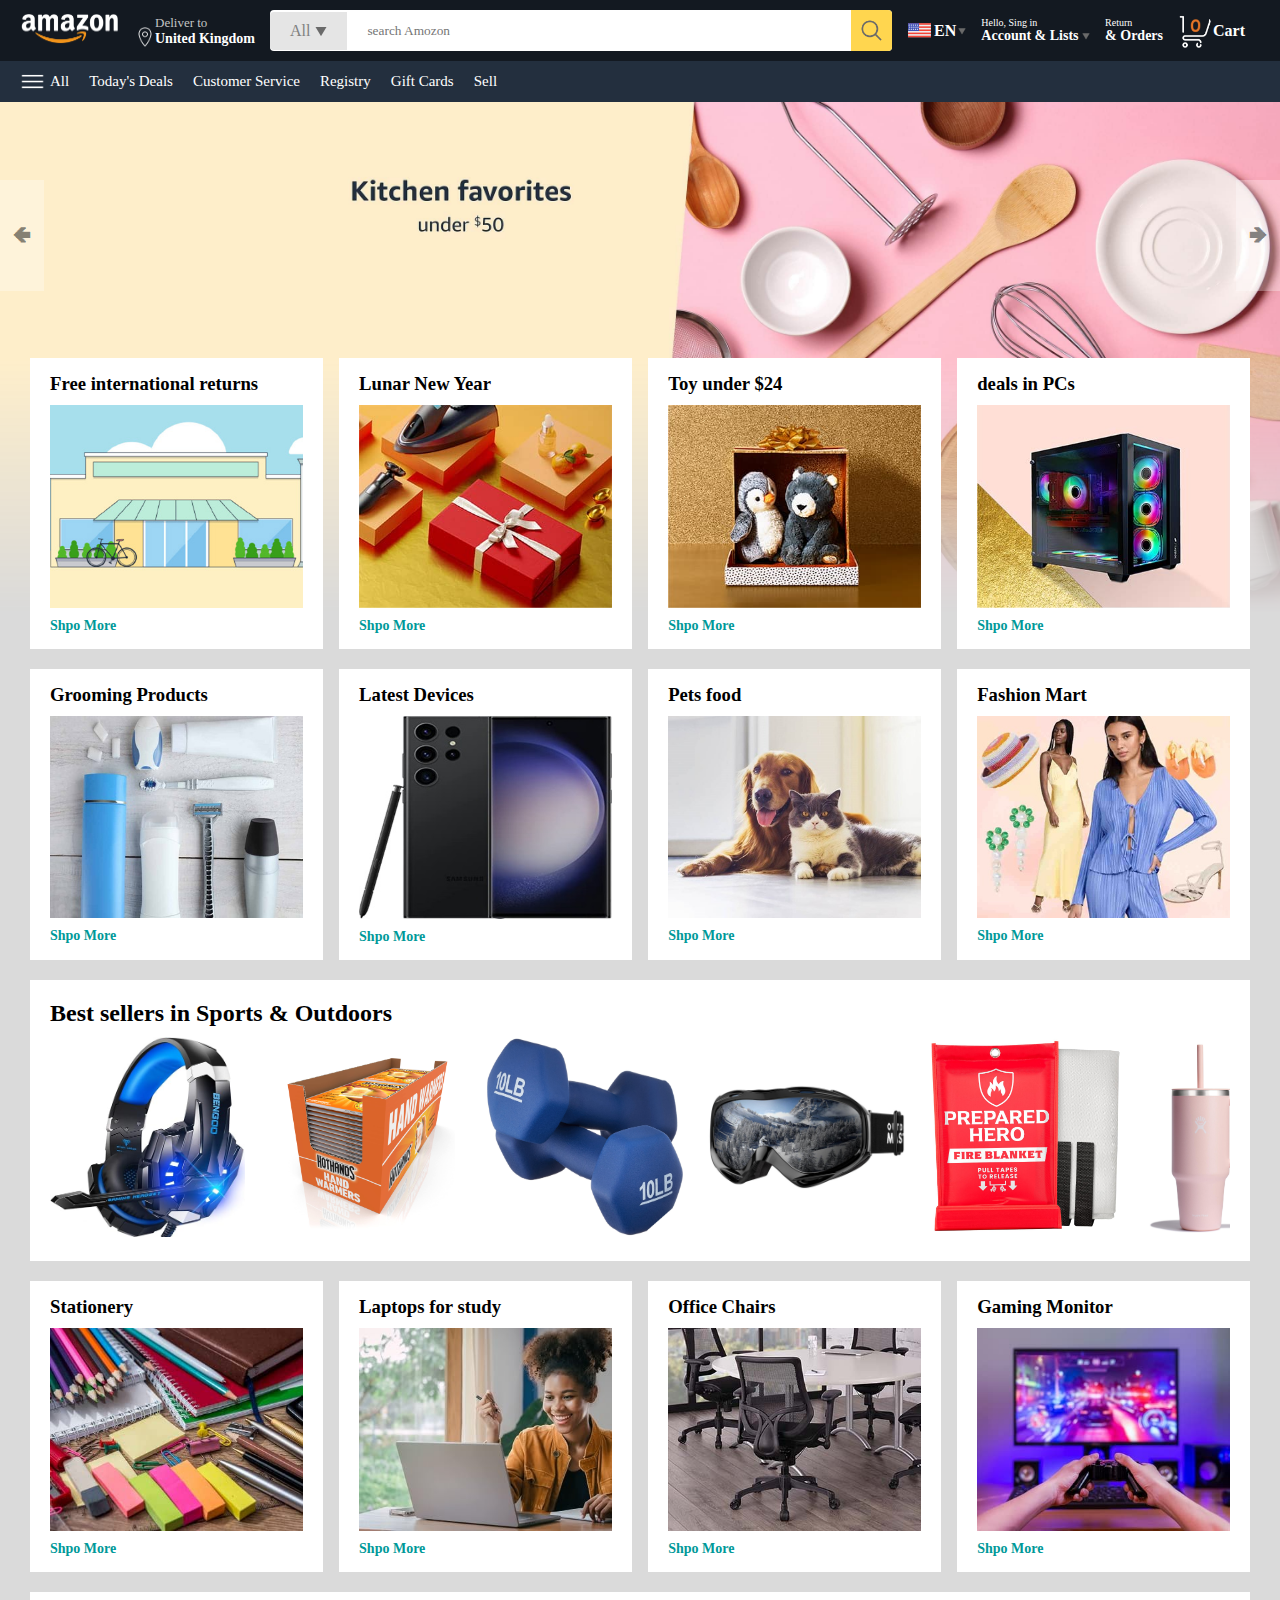
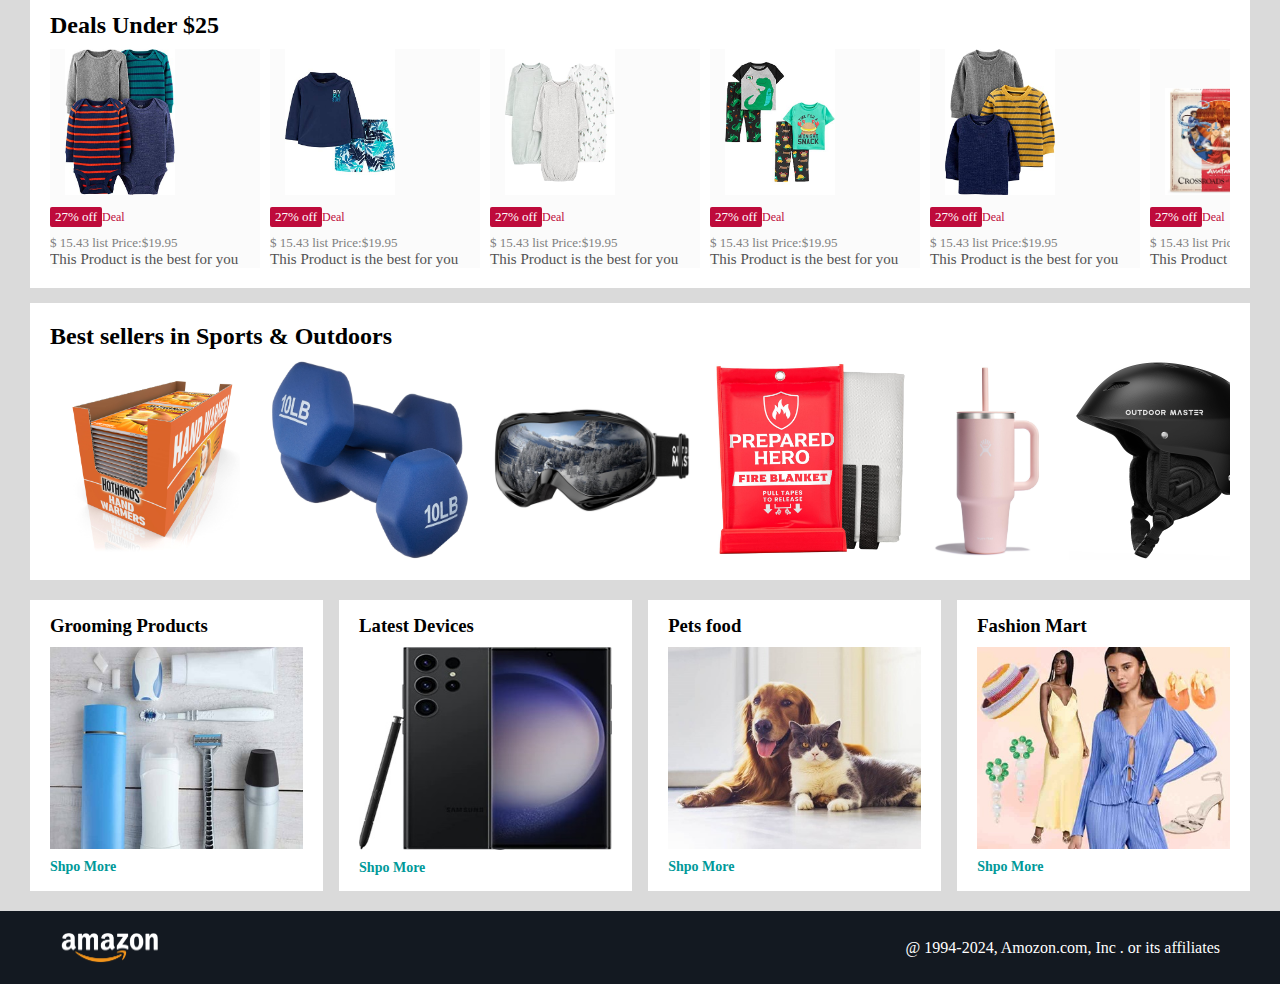
<file: index.html>
<!DOCTYPE html>
<html lang="en">

<head>
    <meta charset="UTF-8">
    <meta name="viewport" content="width=device-width, initial-scale=1.0">
    <title>Amozon Clone by Tapan</title>
    <link rel="stylesheet" href="style.css">
</head>

<body>
    <nav>
        <a href="/">
            <img src="/imge/amazon_logo.png" width="100" alt="">
        </a>
        <div class="nav-country">
            <img src="/imge/location_icon.png" height="20" alt="">
            <div>
                <p>Deliver to</p>
                <h1>United Kingdom</h1>
            </div>
        </div>

        <!-- search bar-->
        <div class="nav-search">
            <div class="nav-search-gategory">
                <p>All</p>
                <img src="/imge/dropdown_icon.png" height="12" alt="">
            </div>
            <input type="text" class="nav-search-input" placeholder="search Amozon">
            <img src="/imge/search_icon.png" class="nav-search-icon" alt="">
        </div>

        <!--search next icon flage-->
        <div class="nav-language">
            <img src="/imge/us_flag.png" width="25px" alt="">
            <p>EN</p>
            <img src="/imge/dropdown_icon.png" width="8px" alt="">
        </div>
        <!--nave text-->

        <div class="nav-text">
            <p> <a href="/singin.html">Hello, Sing in</a></p>
            <h1>Account & Lists <img src="/imge/dropdown_icon.png" width="8px" alt=""></h1>
        </div>

        <div class="nav-text">
            <p>Return</p>
            <h1>& Orders </h1>
        </div>

        <a href="/cart.html" class="nav-cart">
            <img src="/imge/cart_icon.png" width="35px" alt="">
            <h4>Cart</h4>
        </a>
    </nav>
    <!------------------------nav complite----------------------------------------->



    
            
     
  



    <!--------------------------nav-botton-------------->

    <div class="nav-botton">
        <div><img src="/imge/menu_icon.png" width="25px" alt="">
            <p>All</p>
        </div>
        <p>Today's Deals</p>
        <p>Customer Service</p>
        <p>Registry</p>
        <p>Gift Cards</p>
        <p>Sell</p>
    </div>
    <!--------------------nav-botton complite------------------------------------->

    <!--------------------nav-botton complite------------------------------------->

    <div class="header-slider">
        <a href="#" class="control_prev">&#129144</a>
        <a href="#" class="control_next">&#129146</a>
        <ul>
            <img src="/imge/header1.jpg" class="header-img" alt="">
            <img src="/imge/header2.jpg" class="header-img" alt="">
            <img src="/imge/header3.jpg" class="header-img" alt="">
            <img src="/imge/header4.jpg" class="header-img" alt="">
            <img src="/imge/header5.jpg" class="header-img" alt="">
            <img src="/imge/header6.jpg" class="header-img" alt="">
        </ul>
    </div>


    <!---------------------box-row------------------------------->

    <div class="box-row header-box">
        <div class=" box-col">
            <h3>Free international returns</h3>
            <img src="/imge/box1-1.jpg" alt="">
            <a href="/">Shpo More</a>
        </div>

        <div class=" box-col">
            <h3>Lunar New Year</h3>
            <img src="/imge/box1-2.jpg" alt="">
            <a href="/">Shpo More</a>
        </div>

        <div class=" box-col">
            <h3>Toy under $24</h3>
            <img src="/imge/box1-3.jpg" alt="">
            <a href="/">Shpo More</a>
        </div>

        <div class=" box-col">
            <h3>deals in PCs</h3>
            <img src="/imge/box1-4.jpg" alt="">
            <a href="/">Shpo More</a>
        </div>
    </div>



    <div class="box-row ">
        <div class=" box-col">
            <h3>Grooming Products</h3>
            <img src="/imge/box2-1.jpg" alt="">
            <a href="/">Shpo More</a>
        </div>

        <div class=" box-col">
            <h3>Latest Devices</h3>
            <img src="/imge/box2-2.jpg" alt="">
            <a href="/">Shpo More</a>
        </div>

        <div class=" box-col">
            <h3>Pets food</h3>
            <img src="/imge/box2-3.jpg" alt="">
            <a href="/">Shpo More</a>
        </div>

        <div class=" box-col">
            <h3>Fashion Mart</h3>
            <img src="/imge/box2-4.jpg" alt="">
            <a href="/">Shpo More</a>
        </div>
    </div>


    <!--====================product slider================================-->
    <div class="products-slider">
        <h2>Best sellers in Sports & Outdoors</h2>
        <div class="products">
            <a href="/product.html">
            <img src="/imge/product_img.jpg" alt="">
        </a>
            <img src="/imge/product1-1.jpg" alt="">
            <img src="/imge/product1-2.jpg" alt="">
            <img src="/imge/product1-3.jpg" alt="">
            <img src="/imge/product1-4.jpg" alt="">
            <img src="/imge/product1-5.jpg" alt="">
            <img src="/imge/product1-6.jpg" alt="">
            <img src="/imge/product1-7.jpg" alt="">
            <img src="/imge/product1-8.jpg" alt="">
            <img src="/imge/product1-9.jpg" alt="">
            <img src="/imge/product1-10.jpg" alt="">
        </div>
    </div>


    <div class="box-row ">
        <div class=" box-col">
            <h3>Stationery</h3>
            <img src="/imge/box3-1.jpg" alt="">
            <a href="/">Shpo More</a>
        </div>

        <div class=" box-col">
            <h3>Laptops for study</h3>
            <img src="/imge/box3-2.jpg" alt="">
            <a href="/">Shpo More</a>
        </div>

        <div class=" box-col">
            <h3>Office Chairs</h3>
            <img src="/imge/box3-3.jpg" alt="">
            <a href="/">Shpo More</a>
        </div>

        <div class=" box-col">
            <h3>Gaming Monitor</h3>
            <img src="/imge/box3-4.jpg" alt="">
            <a href="/">Shpo More</a>
        </div>
    </div>

    <!--==================img slider============-->
    <div class="products-slider-with-price">
        <h2>Deals Under $25</h2>
        <div class="products">
            <div class="product-card">
                <div class="product-img-conatainer">
                    <img src="/imge/product2-1.jpg" alt="">
                </div>
                <div class="product-offer">
                    <p>27% off</p><span>Deal</span>
                </div>
                <p class="product-price">$ <span>15.43</span> list Price:$19.95</p>
                <h4>This Product is the best for you</h4>
            </div>

            <div class="product-card">
                <div class="product-img-conatainer">
                    <img src="/imge/product2-2.jpg" alt="">
                </div>
                <div class="product-offer">
                    <p>27% off</p><span>Deal</span>
                </div>
                <p class="product-price">$ <span>15.43</span> list Price:$19.95</p>
                <h4>This Product is the best for you</h4>
            </div>

            <div class="product-card">
                <div class="product-img-conatainer">
                    <img src="/imge/product2-3.jpg" alt="">
                </div>
                <div class="product-offer">
                    <p>27% off</p><span>Deal</span>
                </div>
                <p class="product-price">$ <span>15.43</span> list Price:$19.95</p>
                <h4>This Product is the best for you</h4>
            </div>

            <div class="product-card">
                <div class="product-img-conatainer">
                    <img src="/imge/product2-4.jpg" alt="">
                </div>
                <div class="product-offer">
                    <p>27% off</p><span>Deal</span>
                </div>
                <p class="product-price">$ <span>15.43</span> list Price:$19.95</p>
                <h4>This Product is the best for you</h4>
            </div>

            <div class="product-card">
                <div class="product-img-conatainer">
                    <img src="/imge/product2-5.jpg" alt="">
                </div>
                <div class="product-offer">
                    <p>27% off</p><span>Deal</span>
                </div>
                <p class="product-price">$ <span>15.43</span> list Price:$19.95</p>
                <h4>This Product is the best for you</h4>
            </div>

            <div class="product-card">
                <div class="product-img-conatainer">
                    <img src="/imge/product2-6.jpg" alt="">
                </div>
                <div class="product-offer">
                    <p>27% off</p><span>Deal</span>
                </div>
                <p class="product-price">$ <span>15.43</span> list Price:$19.95</p>
                <h4>This Product is the best for you</h4>
            </div>

            <div class="product-card">
                <div class="product-img-conatainer">
                    <img src="/imge/product2-7.jpg" alt="">
                </div>
                <div class="product-offer">
                    <p>27% off</p><span>Deal</span>
                </div>
                <p class="product-price">$ <span>15.43</span> list Price:$19.95</p>
                <h4>This Product is the best for you</h4>
            </div>


            <div class="product-card">
                <div class="product-img-conatainer">
                    <img src="/imge/product2-8.jpg" alt="">
                </div>
                <div class="product-offer">
                    <p>27% off</p><span>Deal</span>
                </div>
                <p class="product-price">$ <span>15.43</span> list Price:$19.95</p>
                <h4>This Product is the best for you</h4>
            </div>

            <div class="product-card">
                <div class="product-img-conatainer">
                    <img src="/imge/product2-9.jpg" alt="">
                </div>
                <div class="product-offer">
                    <p>27% off</p><span>Deal</span>
                </div>
                <p class="product-price">$ <span>15.43</span> list Price:$19.95</p>
                <h4>This Product is the best for you</h4>
            </div>

            <div class="product-card">
                <div class="product-img-conatainer">
                    <img src="/imge/product2-10.jpg" alt="">
                </div>
                <div class="product-offer">
                    <p>27% off</p><span>Deal</span>
                </div>
                <p class="product-price">$ <span>15.43</span> list Price:$19.95</p>
                <h4>This Product is the best for you</h4>
            </div>

            <div class="product-card">
                <div class="product-img-conatainer">
                    <img src="/imge/product2-11.jpg" alt="">
                </div>
                <div class="product-offer">
                    <p>27% off</p><span>Deal</span>
                </div>
                <p class="product-price">$ <span>15.43</span> list Price:$19.95</p>
                <h4>This Product is the best for you</h4>
            </div>

            <div class="product-card">
                <div class="product-img-conatainer">
                    <img src="/imge/product2-12.jpg" alt="">
                </div>
                <div class="product-offer">
                    <p>27% off</p><span>Deal</span>
                </div>
                <p class="product-price">$ <span>15.43</span> list Price:$19.95</p>
                <h4>This Product is the best for you</h4>
            </div>
        </div>
    </div>
    <!--====== product slider====================-->

    <div class="products-slider">
        <h2>Best sellers in Sports & Outdoors</h2>
        <div class="products">
            <img src="/imge/product1-1.jpg" alt="">
            <img src="/imge/product1-2.jpg" alt="">
            <img src="/imge/product1-3.jpg" alt="">
            <img src="/imge/product1-4.jpg" alt="">
            <img src="/imge/product1-5.jpg" alt="">
            <img src="/imge/product1-6.jpg" alt="">
            <img src="/imge/product1-7.jpg" alt="">
            <img src="/imge/product1-8.jpg" alt="">
            <img src="/imge/product1-9.jpg" alt="">
            <img src="/imge/product1-10.jpg" alt="">
        </div>
    </div>
    <div class="box-row ">
        <div class=" box-col">
            <h3>Grooming Products</h3>
            <img src="/imge/box2-1.jpg" alt="">
            <a href="/">Shpo More</a>
        </div>

        <div class=" box-col">
            <h3>Latest Devices</h3>
            <img src="/imge/box2-2.jpg" alt="">
            <a href="/">Shpo More</a>
        </div>

        <div class=" box-col">
            <h3>Pets food</h3>
            <img src="/imge/box2-3.jpg" alt="">
            <a href="/">Shpo More</a>
        </div>

        <div class=" box-col">
            <h3>Fashion Mart</h3>
            <img src="/imge/box2-4.jpg" alt="">
            <a href="/">Shpo More</a>
        </div>
    </div>

    <!--====================footer======================================-->
    <footer>
        <img src="/imge/amazon_logo.png" width="100" alt="">
        <p>@ 1994-2024, Amozon.com, Inc . or its affiliates</p>
    </footer>

    <script src="script.js">

    </script>
</body>

</html>
</file>
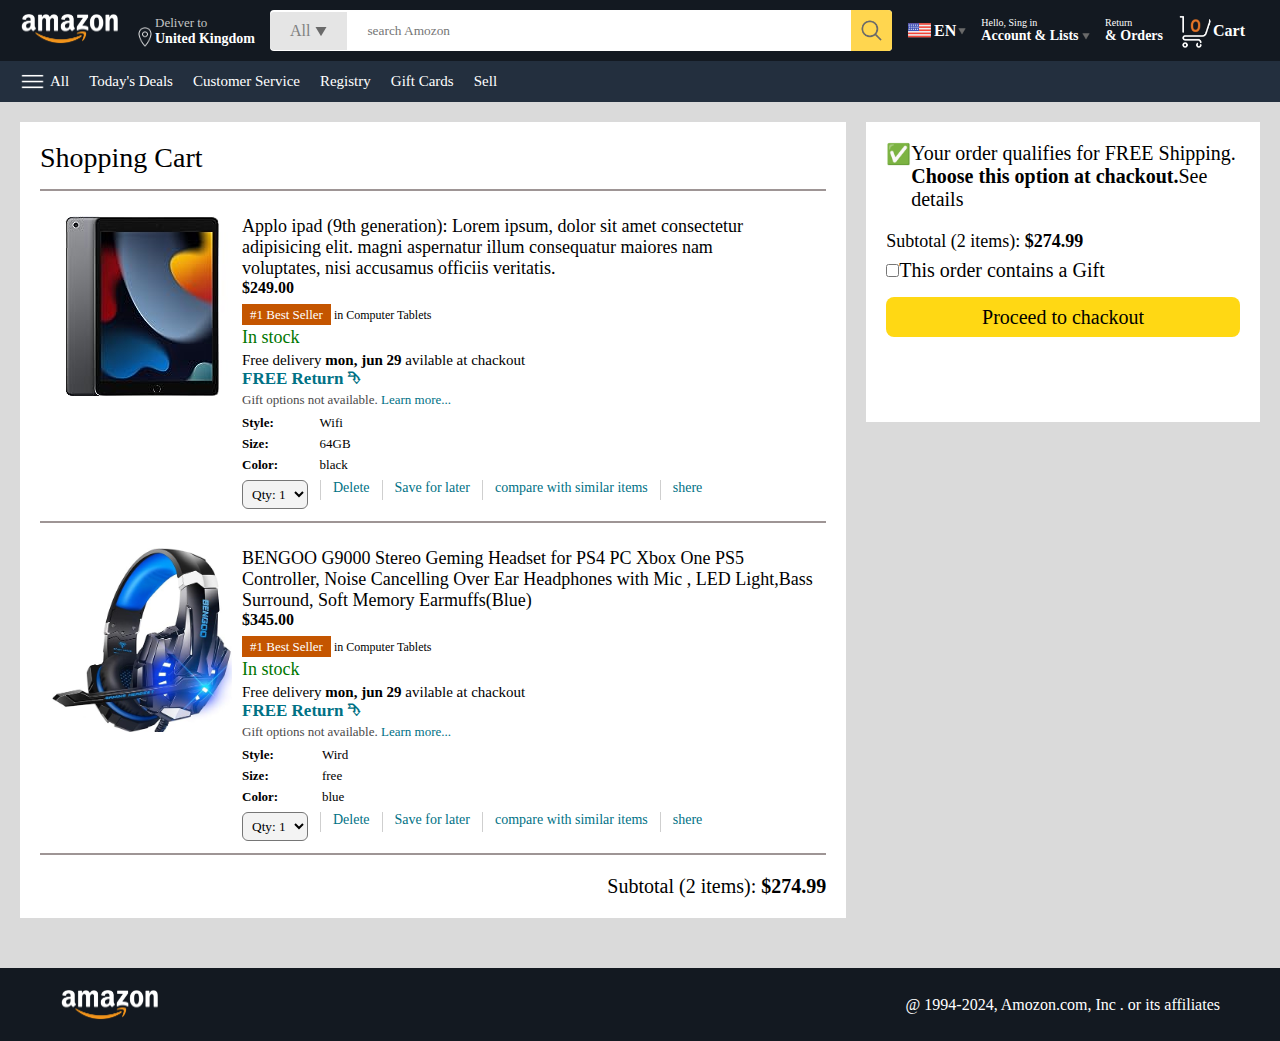
<file: cart.html>
<!DOCTYPE html>
<html lang="en">

<head>
    <meta charset="UTF-8">
    <meta name="viewport" content="width=device-width, initial-scale=1.0">
    <title>Cart</title>
    <link rel="stylesheet" href="./style.css">
    <link rel="stylesheet" href="cart.css">
</head>

<body>
    <nav>
        <a href="/">
            <img src="/imge/amazon_logo.png" width="100" alt="">
        </a>
        <div class="nav-country">
            <img src="/imge/location_icon.png" height="20" alt="">
            <div>
                <p>Deliver to</p>
                <h1>United Kingdom</h1>
            </div>
        </div>

        <!-- search bar-->
        <div class="nav-search">
            <div class="nav-search-gategory">
                <p>All</p>
                <img src="/imge/dropdown_icon.png" height="12" alt="">
            </div>
            <input type="text" class="nav-search-input" placeholder="search Amozon">
            <img src="/imge/search_icon.png" class="nav-search-icon" alt="">
        </div>

        <!--search next icon flage-->
        <div class="nav-language">
            <img src="/imge/us_flag.png" width="25px" alt="">
            <p>EN</p>
            <img src="/imge/dropdown_icon.png" width="8px" alt="">
        </div>

        <div class="nav-text">
            <p> <a href="/singin.html">Hello, Sing in</a></p>
            <h1>Account & Lists <img src="/imge/dropdown_icon.png" width="8px" alt=""></h1>
        </div>

        <div class="nav-text">
            <p>Return</p>
            <h1>& Orders </h1>
        </div>

        <a href="" class="nav-cart">
            <img src="/imge/cart_icon.png" width="35px" alt="">
            <h4>Cart</h4>
        </a>
    </nav>
    <!------------------------nav complite----------------------------------------->



    <!--------------------------nav-botton-------------->

    <div class="nav-botton">
        <div><img src="/imge/menu_icon.png" width="25px" alt="">
            <p>All</p>
        </div>
        <p>Today's Deals</p>
        <p>Customer Service</p>
        <p>Registry</p>
        <p>Gift Cards</p>
        <p>Sell</p>
    </div>
    <!--------------------nav-botton complite------------------------------------->



    <div class="cart">
        <div class="cart-left">
            <h1>Shopping Cart</h1>
            <hr>
            <div class="product-cart-list">
                <img src="/imge/ipad_img.jpg" alt="" width="180px">
                <div>
                    <div class="product-cart-titleprice">
                        <p>Applo ipad (9th generation): Lorem ipsum, dolor sit amet consectetur adipisicing elit.
                            magni
                            aspernatur illum consequatur maiores nam <br> voluptates, nisi accusamus officiis veritatis.
                    </div>
                    </p>
                    <p><b>$249.00</b></p>
                    <p class="product-cart-bestseller"><span> #1 Best Seller</span> in Computer Tablets </p>
                    <p class="product-cart-stock">In stock</p>
                    <p class="product-cart-delivery">Free delivery <b>mon, jun 29</b> avilable at chackout</p>
                    <p class="product-cart-return">FREE Return &#11191</p>
                    <p class="product-cart-giftoption">Gift options not available. <span>Learn more...</span></p>

                    <div class="product-cart-specs">
                        <p><b>Style:</b></p>
                        <p>Wifi</p>
                        <p><b>Size:</b></p>
                        <p>64GB</p>
                        <p><b>Color:</b></p>
                        <p>black</p>

                    </div>

                    <div class="cart-list-action">
                        <select>
                            <option value="1">Qty: 1</option>
                            <option value=" 2">Qty: 2</option>
                            <option value=" 3">Qty: 3</option>
                            <option value=" 4">Qty: 4</option>
                            <option value=" 5">Qty: 5</option>
                        </select>
                        <hr>
                        <p class="action-btn">Delete</p>
                        <hr>
                        <p class="action-btn">Save for later</p>
                        <hr>
                        <p class="action-btn">compare with similar items</p>
                        <hr>
                        <p class="action-btn">shere</p>
                    </div>

                </div>






            </div>
            <hr>

            <div class="product-cart-list">
                <img src="/imge/product_img.jpg" alt="" width="180px">
                <div>
                    <div class="product-cart-titleprice">
                        <p> BENGOO G9000 Stereo Geming Headset for PS4 PC Xbox One PS5
                            Controller, Noise Cancelling Over Ear Headphones with Mic , LED
                            Light,Bass Surround, Soft Memory Earmuffs(Blue)</p>
                    </div>
                    </p>
                    <p><b>$345.00</b></p>
                    <p class="product-cart-bestseller"><span> #1 Best Seller</span> in Computer Tablets </p>
                    <p class="product-cart-stock">In stock</p>
                    <p class="product-cart-delivery">Free delivery <b>mon, jun 29</b> avilable at chackout</p>
                    <p class="product-cart-return">FREE Return &#11191</p>
                    <p class="product-cart-giftoption">Gift options not available. <span>Learn more...</span></p>

                    <div class="product-cart-specs">
                        <p><b>Style:</b></p>
                        <p>Wird</p>
                        <p><b>Size:</b></p>
                        <p>free</p>
                        <p><b>Color:</b></p>
                        <p>blue</p>

                    </div>

                    <div class="cart-list-action">
                        <select>
                            <option value="1">Qty: 1</option>
                            <option value=" 2">Qty: 2</option>
                            <option value=" 3">Qty: 3</option>
                            <option value=" 4">Qty: 4</option>
                            <option value=" 5">Qty: 5</option>
                        </select>
                        <hr>
                        <p class="action-btn">Delete</p>
                        <hr>
                        <p class="action-btn">Save for later</p>
                        <hr>
                        <p class="action-btn">compare with similar items</p>
                        <hr>
                        <p class="action-btn">shere</p>
                    </div>
                </div>
            </div>

            <hr>
            <div class="cart-list-subtotal">
                Subtotal (2 items): <b>$274.99</b>
            </div>

        </div>
        <!-----------------------right----------------------->
        <div class="cart-right">
            <div class="cart-free-delivery">
                <p>&#x2705</p>
                <p>Your order qualifies for FREE Shipping. <b>Choose this option at chackout.</b>See
                    details</p>
            </div>
            <p class="cart-Subtotal"> Subtotal (2 items): <b>$274.99</b></p>
            <p class="cart-right-gift"> <input type="checkbox">This order contains a Gift
                <button>Proceed to chackout</button>
            </p>
        </div>
    </div>

    <footer class="footer-cart">
        <img src="/imge/amazon_logo.png" width="100" alt="">
        <p>@ 1994-2024, Amozon.com, Inc . or its affiliates</p>
    </footer>
</body>

</html>
</file>
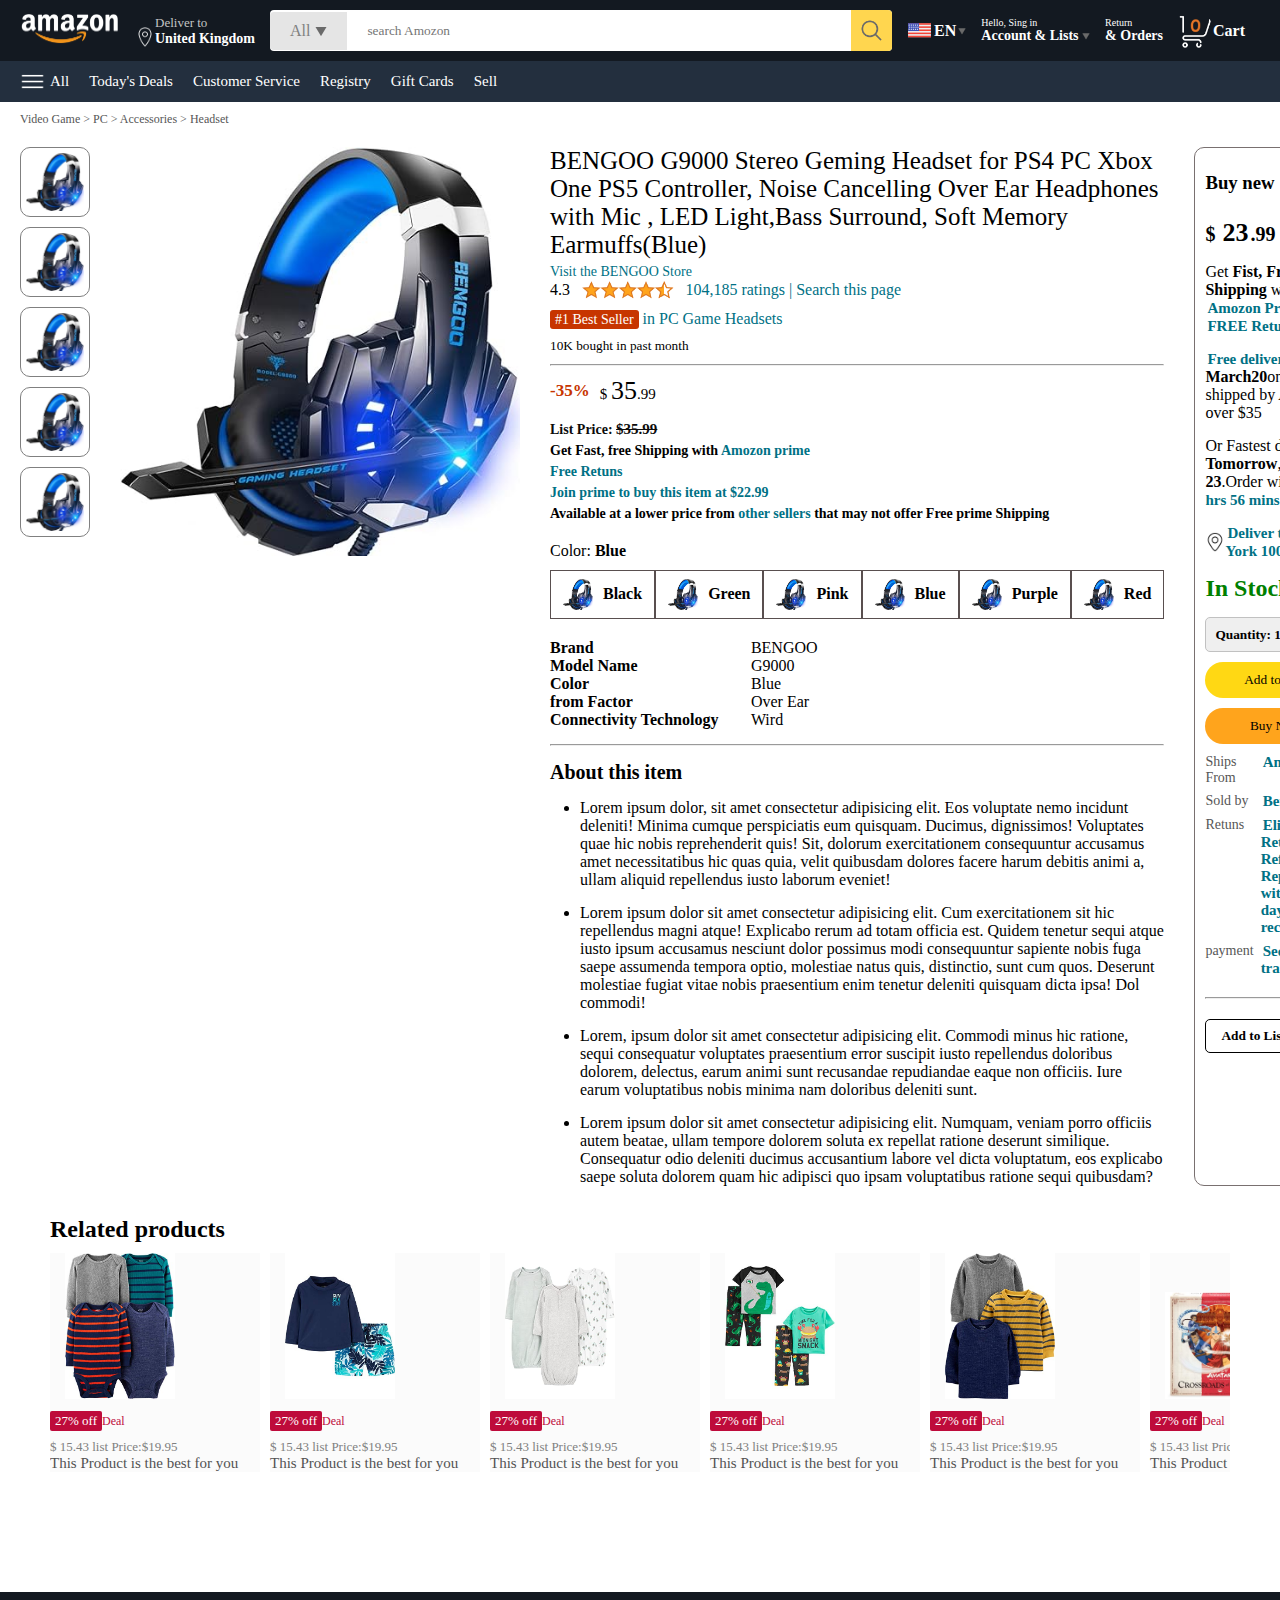
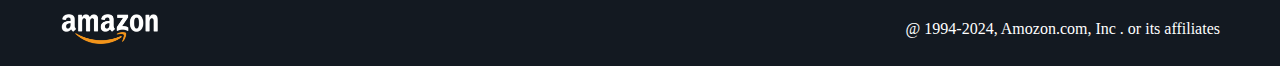
<file: product.html>
<!DOCTYPE html>
<html lang="en">

<head>
    <meta charset="UTF-8">
    <meta name="viewport" content="width=device-width, initial-scale=1.0">
    <title>Document</title>
    <link rel="stylesheet" href="style.css">
    <link rel="stylesheet" href="product.css">
</head>

<body>
    <nav>
        <a href="/">
            <img src="/imge/amazon_logo.png" width="100" alt="">
        </a>
        <div class="nav-country">
            <img src="/imge/location_icon.png" height="20" alt="">
            <div>
                <p>Deliver to</p>
                <h1>United Kingdom</h1>
            </div>
        </div>

        <!-- search bar-->
        <div class="nav-search">
            <div class="nav-search-gategory">
                <p>All</p>
                <img src="/imge/dropdown_icon.png" height="12" alt="">
            </div>
            <input type="text" class="nav-search-input" placeholder="search Amozon">
            <img src="/imge/search_icon.png" class="nav-search-icon" alt="">
        </div>

        <!--search next icon flage-->
        <div class="nav-language">
            <img src="/imge/us_flag.png" width="25px" alt="">
            <p>EN</p>
            <img src="/imge/dropdown_icon.png" width="8px" alt="">
        </div>
        <!--nave text-->

        <div class="nav-text">
            <p> <a href="/singin.html">Hello, Sing in</a></p>
            <h1>Account & Lists <img src="/imge/dropdown_icon.png" width="8px" alt=""></h1>
        </div>

        <div class="nav-text">
            <p>Return</p>
            <h1>& Orders </h1>
        </div>

        <a href="/cart.html" class="nav-cart">
            <img src="/imge/cart_icon.png" width="35px" alt="">
            <h4>Cart</h4>
        </a>
    </nav>
    <!------------------------nav complite----------------------------------------->



    <!--------------------------nav-botton-------------->

    <div class="nav-botton">
        <div><img src="/imge/menu_icon.png" width="25px" alt="">
            <p>All</p>
        </div>
        <p>Today's Deals</p>
        <p>Customer Service</p>
        <p>Registry</p>
        <p>Gift Cards</p>
        <p>Sell</p>
    </div>
    <!--------------------nav-botton complite------------------------------------->
    <p class="breadcrum">Video Game > PC > Accessories > Headset</p>



    <!--=====================product detals===============================-->
    <div class="product-display">
        <div class="product-d-image">
            <div class="product-icons">
                <img src="/imge/product_img.jpg" alt="" width="60">
                <img src="/imge/product_img.jpg" alt="" width="60">
                <img src="/imge/product_img.jpg" alt="" width="60">
                <img src="/imge/product_img.jpg" alt="" width="60">
                <img src="/imge/product_img.jpg" alt="" width="60">
            </div>

            <div class="product-main-imgage">
                <img src="/imge/product_img.jpg" alt="" width="400">

            </div>
        </div>


        <div class="product-d-details">
            <p class="product-title">
                BENGOO G9000 Stereo Geming Headset for PS4 PC Xbox One PS5
                Controller, Noise Cancelling Over Ear Headphones with Mic , LED
                Light,Bass Surround, Soft Memory Earmuffs(Blue)
            </p>
            <p class="brand-store"> Visit the BENGOO Store </p>
            <div class="product-rating">
                <div>
                    <div>4.3 <img src="/imge/rating_img.png" height="20px" alt=""></div>
                    <p>104,185 ratings | Search this page</p>

                </div>
                <p><span> #1 Best Seller</span> in PC Game Headsets </p>
                <h5>10K bought in past month</h5>
                <hr>
            </div>
            <div class="product-d-price">
                <div>
                    <p>-35%</p>
                    <h1>$ <span>35</span>.99 </h1>
                </div>
                <h5>List Price: <span>$35.99</span> </h5>
                <p>Get <b> Fast, free Shipping </b>with <span>Amozon prime</span> </p>
                <p><span> Free Retuns</span></p>
                <p><span>Join prime to buy this item at $22.99</span></p>
                <p>Available at a lower price from <span> other sellers</span> that may not offer Free
                    prime Shipping</p>
            </div>


            <!--==============product-color-selection==============-->

            <div class="product-color-selection">
                <p>Color: <b>Blue</b></p>
                <div class="product-color-options">
                    <div class="option">
                        <img src="/imge/product_img.jpg" alt="" width="30px">
                        <p>Black</p>
                    </div>

                    <div class="option">
                        <img src="/imge/product_img.jpg" alt="" width="30px">
                        <p>Green</p>
                    </div>

                    <div class="option">
                        <img src="/imge/product_img.jpg" alt="" width="30px">
                        <p>Pink</p>
                    </div>

                    <div class="option">
                        <img src="/imge/product_img.jpg" alt="" width="30px">
                        <p>Blue</p>
                    </div>

                    <div class="option">
                        <img src="/imge/product_img.jpg" alt="" width="30px">
                        <p>Purple</p>
                    </div>

                    <div class="option">
                        <img src="/imge/product_img.jpg" alt="" width="30px">
                        <p>Red</p>
                    </div>
                </div>
            </div>


            <div class="product-info">
                <p><b>Brand</b> </p>
                <p>BENGOO</p>
                <p><b>Model Name</b>
                <p>G9000</p>
                <p><b>Color</b></p>
                <p>Blue</p>
                <p><b>from Factor</b></p>
                <p>Over Ear</p>
                <p><b>Connectivity Technology</b></p>
                <p>Wird</p>
            </div>
            <hr>
            <div class="product-description">
                <h1>About this item</h1>
                <ul>
                    <li>Lorem ipsum dolor, sit amet consectetur adipisicing elit. Eos voluptate nemo incidunt deleniti!
                        Minima cumque perspiciatis eum quisquam. Ducimus, dignissimos! Voluptates quae hic nobis
                        reprehenderit quis! Sit, dolorum exercitationem consequuntur accusamus amet necessitatibus hic
                        quas quia, velit quibusdam dolores facere harum debitis animi a, ullam aliquid repellendus iusto
                        laborum eveniet!</li>

                    <li>
                        Lorem ipsum dolor sit amet consectetur adipisicing elit. Cum exercitationem sit hic repellendus
                        magni atque! Explicabo rerum ad totam officia est. Quidem tenetur sequi atque iusto ipsum
                        accusamus nesciunt dolor possimus modi consequuntur sapiente nobis fuga saepe assumenda tempora
                        optio, molestiae natus quis, distinctio, sunt cum quos. Deserunt molestiae fugiat vitae nobis
                        praesentium enim tenetur deleniti quisquam dicta ipsa! Dol commodi!
                    </li>

                    <li>
                        Lorem, ipsum dolor sit amet consectetur adipisicing elit. Commodi minus hic ratione, sequi
                        consequatur voluptates praesentium error suscipit iusto repellendus doloribus dolorem, delectus,
                        earum animi sunt recusandae repudiandae eaque non officiis. Iure earum voluptatibus nobis minima
                        nam doloribus deleniti sunt.
                    </li>
                    <li>
                        Lorem ipsum dolor sit amet consectetur adipisicing elit. Numquam, veniam porro officiis autem
                        beatae, ullam tempore dolorem soluta ex repellat ratione deserunt similique. Consequatur odio
                        deleniti ducimus accusantium labore vel dicta voluptatum, eos explicabo saepe soluta dolorem
                        quam hic adipisci quo ipsam voluptatibus ratione sequi quibusdam?
                    </li>
                </ul>
            </div>
        </div>

        <div class="product-d-purchase">
            <div class="title">
                <h3>Buy new</h3><img src="/imge/cart_icon.png" alt="" width="50px">

            </div>
            <h1 class="price">$ <span> 23</span>.99</h1>
            <div class="gap">
                <p>Get <b> Fist, Free Shipping </b>with <span> Amozon Prime</span></p>
                <p><span>FREE Returns</span></p>
            </div>
            <div class="gap">
                <p> <span>Free delivery</span><b>Sunday</b></p>
                <p><b>March20</b>on orders shipped by Amozon over $35</p>
            </div>

            <div class="gap">
                <p>Or Fastest delivery <b>Tomorrow</b>, <b>March 23</b>.Order within
                    <span>10 hrs 56 mins</span>
                </p>
            </div>
            <div class="delivery-location">
                <img src="/imge/location_icon_dark.png" alt="" width="20px" >
                <p><span>Deliver to /new York 10014</span></p>
            </div>
            <h2 class="product-stock">In Stock</h2>
            <select class="product-quantity">
                <option value="1">Quantity: 1</option>
                <option value="2">Quantity: 2</option>
                <option value="3">Quantity: 3</option>
                
            </select>
            <button class="btn">Add to Cart</button>
            <button class="btn product-buy">Buy Now</button>

            <div class="product-seller-info">
                <p>Ships From</p> <p><span>Amozon</span></p>
                <p>Sold by</p> <p><span>Bengoo Inc.</span></p>
                <p>Retuns</p> <p><span>Eligible for Return, Refund or
                    Replacement within 30 days of receipt</span></p>
                <p>payment</p> <p><span>Secure transaction</span></p>
                
            </div>
            <hr>
            <button class="product-add-list">Add to List</button>
        </div>
    </div>

    <!--==================img slider============-->
    <div class="products-slider-with-price">
        <h2>Related products</h2>
        <div class="products">
            <div class="product-card">
                <div class="product-img-conatainer">
                    <img src="/imge/product2-1.jpg" alt="">
                </div>
                <div class="product-offer">
                    <p>27% off</p><span>Deal</span>
                </div>
                <p class="product-price">$ <span>15.43</span> list Price:$19.95</p>
                <h4>This Product is the best for you</h4>
            </div>

            <div class="product-card">
                <div class="product-img-conatainer">
                    <img src="/imge/product2-2.jpg" alt="">
                </div>
                <div class="product-offer">
                    <p>27% off</p><span>Deal</span>
                </div>
                <p class="product-price">$ <span>15.43</span> list Price:$19.95</p>
                <h4>This Product is the best for you</h4>
            </div>

            <div class="product-card">
                <div class="product-img-conatainer">
                    <img src="/imge/product2-3.jpg" alt="">
                </div>
                <div class="product-offer">
                    <p>27% off</p><span>Deal</span>
                </div>
                <p class="product-price">$ <span>15.43</span> list Price:$19.95</p>
                <h4>This Product is the best for you</h4>
            </div>

            <div class="product-card">
                <div class="product-img-conatainer">
                    <img src="/imge/product2-4.jpg" alt="">
                </div>
                <div class="product-offer">
                    <p>27% off</p><span>Deal</span>
                </div>
                <p class="product-price">$ <span>15.43</span> list Price:$19.95</p>
                <h4>This Product is the best for you</h4>
            </div>

            <div class="product-card">
                <div class="product-img-conatainer">
                    <img src="/imge/product2-5.jpg" alt="">
                </div>
                <div class="product-offer">
                    <p>27% off</p><span>Deal</span>
                </div>
                <p class="product-price">$ <span>15.43</span> list Price:$19.95</p>
                <h4>This Product is the best for you</h4>
            </div>

            <div class="product-card">
                <div class="product-img-conatainer">
                    <img src="/imge/product2-6.jpg" alt="">
                </div>
                <div class="product-offer">
                    <p>27% off</p><span>Deal</span>
                </div>
                <p class="product-price">$ <span>15.43</span> list Price:$19.95</p>
                <h4>This Product is the best for you</h4>
            </div>

            <div class="product-card">
                <div class="product-img-conatainer">
                    <img src="/imge/product2-7.jpg" alt="">
                </div>
                <div class="product-offer">
                    <p>27% off</p><span>Deal</span>
                </div>
                <p class="product-price">$ <span>15.43</span> list Price:$19.95</p>
                <h4>This Product is the best for you</h4>
            </div>


            <div class="product-card">
                <div class="product-img-conatainer">
                    <img src="/imge/product2-8.jpg" alt="">
                </div>
                <div class="product-offer">
                    <p>27% off</p><span>Deal</span>
                </div>
                <p class="product-price">$ <span>15.43</span> list Price:$19.95</p>
                <h4>This Product is the best for you</h4>
            </div>

            <div class="product-card">
                <div class="product-img-conatainer">
                    <img src="/imge/product2-9.jpg" alt="">
                </div>
                <div class="product-offer">
                    <p>27% off</p><span>Deal</span>
                </div>
                <p class="product-price">$ <span>15.43</span> list Price:$19.95</p>
                <h4>This Product is the best for you</h4>
            </div>

            <div class="product-card">
                <div class="product-img-conatainer">
                    <img src="/imge/product2-10.jpg" alt="">
                </div>
                <div class="product-offer">
                    <p>27% off</p><span>Deal</span>
                </div>
                <p class="product-price">$ <span>15.43</span> list Price:$19.95</p>
                <h4>This Product is the best for you</h4>
            </div>

            <div class="product-card">
                <div class="product-img-conatainer">
                    <img src="/imge/product2-11.jpg" alt="">
                </div>
                <div class="product-offer">
                    <p>27% off</p><span>Deal</span>
                </div>
                <p class="product-price">$ <span>15.43</span> list Price:$19.95</p>
                <h4>This Product is the best for you</h4>
            </div>

            <div class="product-card">
                <div class="product-img-conatainer">
                    <img src="/imge/product2-12.jpg" alt="">
                </div>
                <div class="product-offer">
                    <p>27% off</p><span>Deal</span>
                </div>
                <p class="product-price">$ <span>15.43</span> list Price:$19.95</p>
                <h4>This Product is the best for you</h4>
            </div>
        </div>
    </div>


    <footer class="product-footer">
        <img src="/imge/amazon_logo.png" width="100" alt="">
        <p>@ 1994-2024, Amozon.com, Inc . or its affiliates</p>
    </footer>





<script>
    const scrollContainer=document.querySelectorAll(".products");
for(const item of scrollContainer){
    item.addEventListener("wheel",(evt)=>{
        evt.preventDefault()
        item.scrollContainer +=evt.deltaY
    })
}
</script>








</body>

</html>
</file>
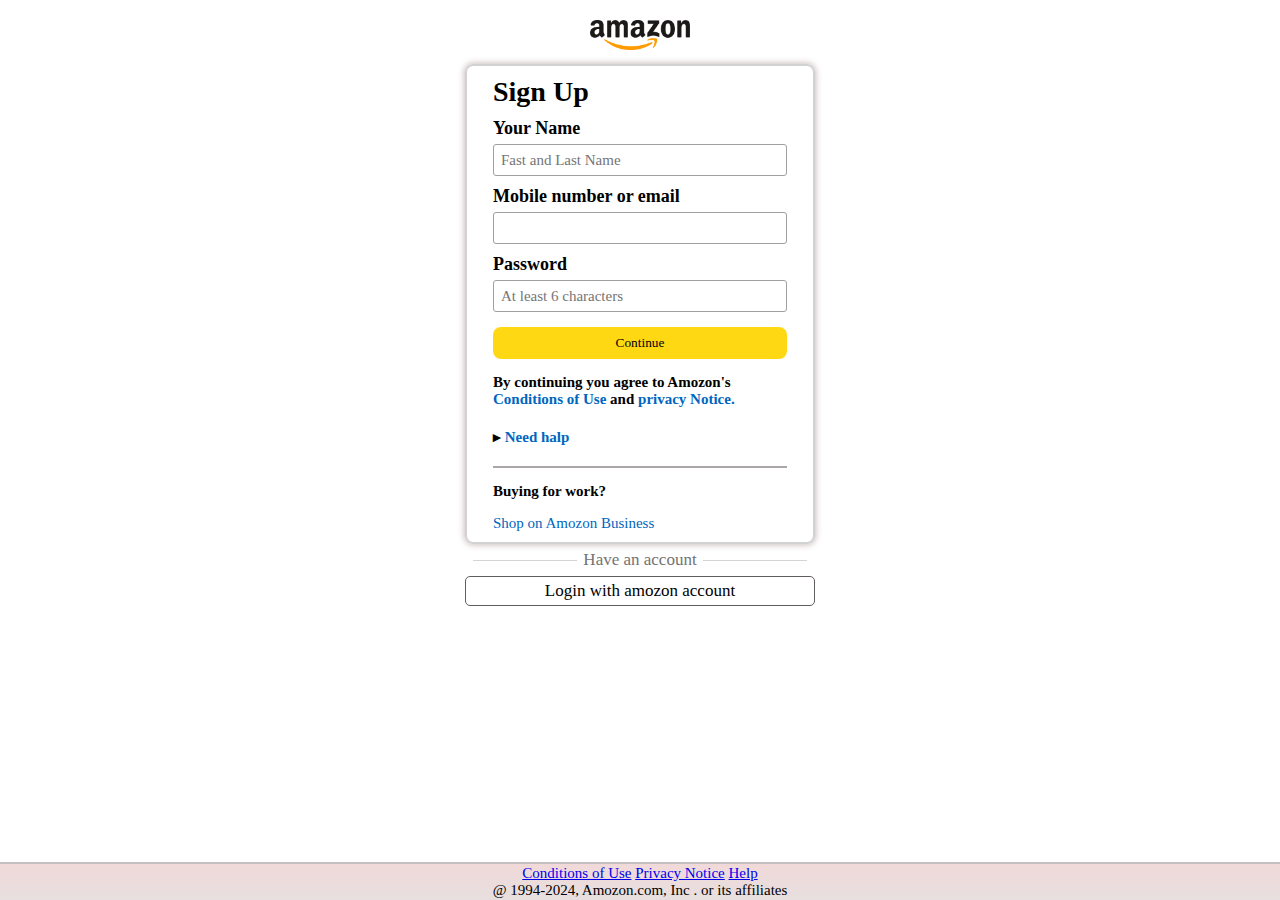
<file: signup.html>
<!DOCTYPE html>
<html lang="en">
<head>
    <meta charset="UTF-8">
    <meta name="viewport" content="width=device-width, initial-scale=1.0">
    <title>Sign Up</title>
    <link rel="stylesheet" href="/singin.css">
</head>
<body>
    <a href="/"><img class="logo" src="/imge/amazon_logo_dark.png" alt="" width="100px"></a>
    <div class="singin-container">
        <h1 class="singin-title">Sign Up</h1>
        <h5 class="input-lable">Your Name</h5>
        <input type="text" placeholder="Fast and Last Name">
        <h5 class="input-lable">Mobile number or email</h5>
        <input type="text">
        <h5 class="input-lable">Password</h5>
        <input type="password" placeholder="At least 6 characters" >
        <button>Continue</button>
        <p class="singin-condition">By continuing you agree to Amozon's
             <span>Conditions of Use </span>and<span> privacy Notice.</span></p>
             <p class="singin-help">&#9656 <span> Need halp</span></p>
             <hr>
             <h4>Buying for work?</h4>
             <p class="singin-biusiness"><span>Shop on Amozon Business</span></p>
    </div>
    <div class="singin-bottom">
        <hr>
        <p>Have an account</p>
        <hr>
    </div>
    <a href="/singin.html">
    <button class="signin-singup-btn">Login with amozon account</button>
    </a>
    <footer>
        <div class="footer-links">
            <a href="#">Conditions of Use</a>
            <a href="#">Privacy Notice</a>
            <a href="#">Help</a>
        </div>
        <p class="footer-copyright">@ 1994-2024, Amozon.com, Inc . or its affiliates</p>
    </footer>
    
</body>
</html>
</file>
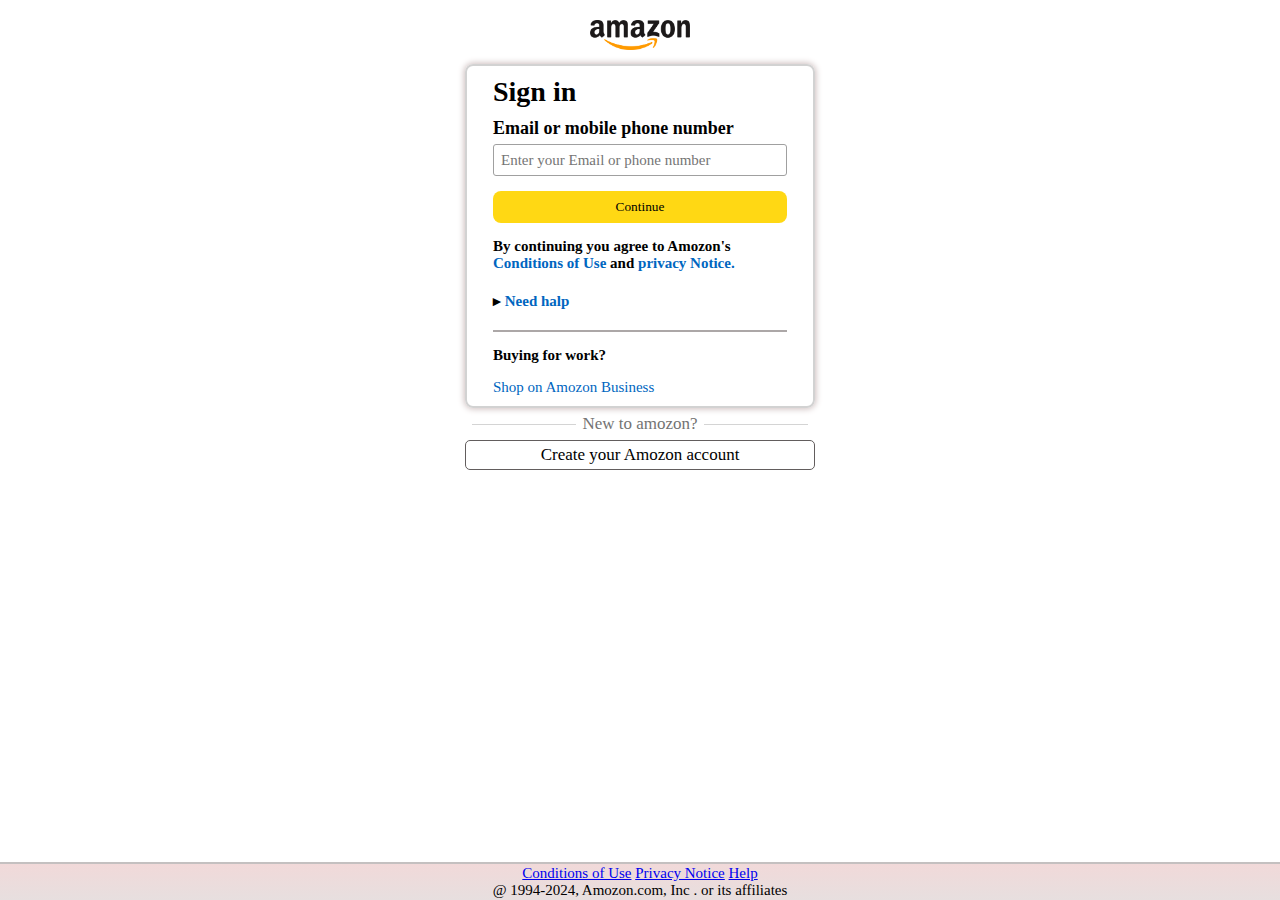
<file: singin.html>
<!DOCTYPE html>
<html lang="en">
<head>
    <meta charset="UTF-8">
    <meta name="viewport" content="width=device-width, initial-scale=1.0">
    <title>Sign In</title>
    <link rel="stylesheet" href="singin.css">
</head>
<body>
    <a href="/"><img class="logo" src="/imge/amazon_logo_dark.png" alt="" width="100px"></a>
    <div class="singin-container">
        <h1 class="singin-title">Sign in</h1>
        <h5 class="input-lable">Email or mobile phone number</h5>
        <input type="text" placeholder="Enter your Email or phone number">
        <button>Continue</button>
        <p class="singin-condition">By continuing you agree to Amozon's
             <span>Conditions of Use </span>and<span> privacy Notice.</span></p>
             <p class="singin-help">&#9656 <span> Need halp</span></p>
             <hr>
             <h4>Buying for work?</h4>
             <p class="singin-biusiness"><span>Shop on Amozon Business</span></p>
    </div>
    <div class="singin-bottom">
        <hr>
        <p>New to amozon?</p>
        <hr>
    </div>
    <a href="/signup.html">
    <button class="signin-singup-btn">Create your Amozon account</button>
    </a>
    <footer>
        <div class="footer-links">
            <a href="#">Conditions of Use</a>
            <a href="#">Privacy Notice</a>
            <a href="#">Help</a>
        </div>
        <p class="footer-copyright">@ 1994-2024, Amozon.com, Inc . or its affiliates</p>
    </footer>
</body>
</html>
</file>
<file: style.css>
* {
    margin: 0;
    padding: 0;
    box-sizing: border-box;
    font-family: cursive;
}

body {
    background-color: #dadada;
}

a {
    text-decoration: none;
    color: inherit;
}
nav{
    display: flex;
    align-items: center;
    justify-content: space-between;
    background: #131921;
    padding: 10px 20px;
    color: #fff;
}
.nav-country{
    display: flex;
    align-items: end;
    margin-left: 15px;
    font-size: 13px;
    color: #c4c4c4;

}
.nav-country h1{
    color: #fff;
    font-size: 14px;
}
/*search icon=====================================*/
.nav-search{
    flex: 1;
    display: flex;
    align-items: center;
    background: #fff;
    color: gray;
    max-width: 1000px;
    border-radius: 4px;
    margin-left: 15px;

}
.nav-search-gategory{
    display: flex;
    align-items: center;
    padding: 10px 20px;
    gap: 5px;
    background:#e5e5e5 ;
    border-radius: 4px 0 0 4px;
}
.nav-search-input{
    border: none;
    outline: none;
    padding-left: 20px;
    width: 100%;
}
.nav-search-icon{
    max-width: 41px;
    padding: 8px;
    background: #ffd64f;
    border-radius: 0 4px 4px 0;
}
/* flage nav*/
.nav-language{
display: flex;
align-items: center;
gap: 2px;
font-weight: 600;
margin-left: 15px;

}
.nav-text{
    margin-left: 15px;
}
.nav-text p{
    font-size: 10px;
}
.nav-text h1{
    font-size: 14px;
}
.nav-cart{
    display: flex;
    align-items: center;
    margin: 0px 15px;
}
/*nav bar complite===========================================================*/
.nav-botton{
    display: flex;
    align-items: center;
    gap: 20px;
    padding: 8px 20px;
    background: #232f3e;
    color: #fff;
    font-size: 15px;
}
.nav-botton div{
    display: flex;
    align-items: center;
    gap: 5px;
}


/*---------------------header-slider----------------*/
.header-slider ul{
display: flex;
overflow-y:hidden ;

}
.header-img{
    max-width: 100%;
    mask-image: linear-gradient(to bottom, #000000 50%, transparent 100%);
}
.header-slider a{
    position: absolute;
    top: 20%;
    z-index: 1;
    padding: 5vh 1vw;
    background: #ffffff4f;
    color: #0000007b;
    text-decoration: none;
    font-weight: 600;
    font-size: 18px;
    cursor: pointer;
}
.control_next{
    right: 0;
}



/*===============box-row ===========*/
.box-row{
    display: flex;
    flex-wrap: wrap;
    row-gap: 20px;
    justify-content: space-between;
    margin: 20px 30px;
}
.box-col{
    display: flex;
    flex-direction: column;
    gap: 10px;
    padding: 15px 20px;
    background: #FFF;
    max-width: 24%;
    min-height: 200px;
    z-index: 1;
}
.box-col a{
    font-size: 14px;
    color: #009999;
    font-weight: 700;
}
.header-box{
    margin-top: -20vw;
}
/*================product slider*/
.products-slider{
    background: #fff;
    margin: 0 30px;
    padding: 20px;
    margin-bottom: 15px;

}
.products-slider .products{
    display: flex;
    overflow-x: auto;
    gap: 20px;
    margin-top: 10px;

}
.products-slider .products img{
    max-width: 200px;
    max-height: 200px;
}
.products-slider .products::-webkit-scrollbar{
    display: none;
}
/*================product slide======================*/
.products-slider-with-price{
    background: #fff;
    margin: 0 30px;
    padding: 20px;
    margin-bottom: 15px;
}
.products-slider-with-price .products{
    display: flex;
    overflow-x: auto;
    gap: 10px;
    margin-top: 10px;

}
.products-slider-with-price .products::-webkit-scrollbar{
    display: none;
}
.product-card{
    display: flex;
    flex-direction: column;
    justify-content: end;
    min-width: 210px;
    background: #fbfbfb;
}
.product-card img{
    width: 110px;
    margin: 0 15px;
}
.product-offer p{
    background: #be0b3b;
    color: #fff;
    display: inline-block;
    padding: 2px 5px;
    border-radius: 2px ;
    margin: 8px 0;
    font-size: 13px;
}
.product-offer span{
    color: #be0b3b;
    font-weight: 500;
    font-size: 12px;
}
.product-price{
    color: gray;
    font-size: 13px;
}
.product-card h4{
    color: #525252;
    font-size: 15px;
    font-weight: 400;
}
footer{
    display: flex;
    justify-content: space-between;
    align-items: center;
    color: #fff;
    background: #131921;
    padding: 20px 60px;
}

/*===================media query============================*/
@media only screen and(max-width:600px) {
    nav{
        flex-wrap: wrap;
    }
    .nav-search{
        order: 7;
        margin: 15px 0 5px;
        min-width: 100px;
    }
}
</file>
<file: cart.css>
.cart{
    display: flex;
    gap: 20px;
    margin: 20px;
}
.cart-left{
    background:white;
    padding: 20px;

}
.cart-left h1{
    font-size: 28px;
    font-weight: 500;
    margin-bottom: 15px;
}
.cart-left hr{
    border: none;
    height: 2px;
    background: #9e9595;
}
.product-cart-list{
    display: flex;
    align-items: start;
    gap: 10px;
    padding: 25px 0 12px 12px;
}
.product-cart-titleprice{
    display: flex;
    gap: 20px;
    font-size: 18px;
}
.product-cart-bestseller{
    font-size: 12px;
    margin-top: 10px;
}
.product-cart-bestseller span{
    font-size: 13px;
    background: #c45500;
    color: #fff;
    padding: 3px 8px;
}
.product-cart-stock{
    font-size: 18px;
    color: #007600;
    margin: 4px 0;

}
.product-cart-delivery{
    font-size: 15px;

}
.product-cart-return{
    font-size: 17px;
    color: #007185;
    font-weight: 700;
}
.product-cart-giftoption{
    color: #494949;
    font-size: 13px;
    margin: 3px 0;
}
.product-cart-giftoption span{
    color: #007185;
}
.product-cart-specs{
    max-width: 150px;
    display: grid;
    grid-template-columns: auto auto;
    row-gap: 5px;
    font-size: 13px;
    margin: 7px 0;
}
.cart-list-action{
    display: flex;
    gap: 12px;
    font-size: 14px;
    color: #007185;
}
.cart-list-action hr{
    height: 20px;
    width: 1px;
    background: #cfcfcf;
}
.cart-list-action select{
    padding: 5px;
    border-radius: 6px;
    background: #f3f3f3;
}
.cart-list-subtotal{
    text-align: right;
    font-size: 20px;
    margin-top: 20px;
}
.cart-right{
    background: #fff;
    padding: 20px;
    max-height: 300px;
    min-width: 280px;
}
.cart-free-delivery{
    display: flex;
    font-size: 20px;

}
.cart-Subtotal{
margin-top: 20px;
font-size: 18px;
font-weight: 500;
}
.cart-right-gift{
    margin: 7px 0;
    font-size: 20px;

}
.cart-right-gift button{
    width: 100%;
    height: 40px;
    margin: 15px 0;
    background: #ffd814;
    border: none;
    border-radius: 8px;
    cursor: pointer;
    font-size: 20px;
}
.cart-right-gift button:hover{
    background: #ebc712;
}
.footer-cart{
    margin-top: 50px;
}
</file>
<file: product.css>
body{
    background: #fff;

}




.breadcrum{
    padding: 10px 20px;
    font-size: 12px;
    color: #565656;
}
.product-display{
    min-height: 100%;
    padding: 10px 20px;
    display: flex;
}
.product-d-image{
    display: flex;
    gap: 30px;

}
.product-icons{
    display: flex;
    flex-direction: column;
    gap: 10px;
}
.product-icons img{
    border: 1px solid gray;
    border-radius: 10px;
    padding: 5px;
    height: 70px;
    width: 70px;

}

/* ================product detals=================*/
.product-d-details{
    margin: 0 30px;

}
.product-title{
    font-size: 25px;

}
.brand-store{
    margin-top: 5px;
    color: #007185;
    font-size: 14px;
}
.product-rating{
    display: flex;
    flex-direction: column;
    gap: 10px;
}
.product-rating div{
    display: flex;
    align-items: center;
    gap: 10px;
}
.product-rating p{
    color: #007185;

}
.product-rating p span{
    color: #fff;
    background: #c73500;
    padding: 2px 5px;
    border-radius: 3px;
    font-size: 14px;
}
.product-rating h5{
    font-weight: 500;
    

}

/*====================product-price==============*/
.product-d-price{
    display: flex;
    flex-direction: column;
    gap: 5px;
    color: black;
    font-weight: 700;
   
}
.product-d-price div{
    display: flex;
    align-items: center;
    gap: 10px;
    margin: 10px 0;
}
.product-d-price div p{
    font-size: 17px;
    color: #c73500;
}

.product-d-price  p{
    font-size: 14px;
    
}



.product-d-price div h1{
    font-size: 15px;
    font-weight: 500;
}

.product-d-price  h1 span{
    font-size: 26px;
    font-weight: 500;
}
.product-d-price  h5{
    color: #0c0b0b;
    font-size: 14px;
    font-weight: 700;
}
.product-d-price h5 span{
    text-decoration: line-through;
    font-weight: 800;
    font-size: 15px;
}

.product-d-price p span{
    color: #007185;
}

/*==============product-color-selection*/
.product-color-selection{
    margin: 20px 0;
}

.product-color-options{
    display: flex;
    justify-content: space-between;
    margin-top: 10px;
}
.option{
    display: flex;
    align-items: center;
    padding: 8px 12px;
    border: 1px solid #594f4f;
    gap: 10px;
}
.option p{
    font-weight: 600;
}
.product-info{
    display: grid;
    grid-template-columns: auto auto;
    max-width: 300px;
    margin-bottom: 15px;
}
/* ===================product-description================*/
.product-description h1{
font-size: 20px;
margin: 15px 0;
}
.product-description ul{
    display: flex;
    flex-direction: column;
    gap: 15px;
    margin-left: 30px;
}
.product-d-purchase{
    width: 100%;
    max-width: 280px;
    border: 1px solid #797070;
    border-radius: 10px;
    padding: 10px;
}
.product-d-purchase .title{
    display: flex;
    justify-content: space-between;
    align-items: center;
}
.product-d-purchase .price{
    font-size: 20px;
    font-weight: 700;
    margin: 10px 0;
}
.product-d-purchase span{
    font-size: 26px;
    padding: 2px;
}

.product-d-purchase .gap{
    margin: 15px 0;
    

}
.product-d-purchase p span{
    color: #007185;
    font-size: 15px;
    font-weight: 600;
}
.delivery-location{
    display: flex;
    align-items: center;
}
.product-stock{
    margin: 15px 0;
    color: green;
    font-weight: 650;
}
/*=========product-quantity*/
.product-quantity{
    padding: 8px 5px;
    outline: none;
    width: 100%;
    border-radius: 5px;
    background: #efefef;
    border-color: #c1c1c1;
    font-weight: 650;
}
.product-d-purchase .btn{
    outline: none;
    border: none;
    background: #ffd814;
    width: 100%;
    padding: 10px 0;
    margin-top: 10px;
    border-radius: 50px;
    cursor: pointer;
}
.product-d-purchase .product-buy{
    background: #ffa41c;
}

.product-seller-info{
    margin-top: 10px;
    display: grid;
    grid-template-columns: auto auto;
    gap: 7px ;
    font-size: 14px;
    color: #565656;
}
.product-seller-info span{
    color: #007185;
}
.product-d-purchase hr{
    margin: 20px 0;

}
.product-add-list{
    width: 100%;
    padding: 8px 15px;
    border-radius: 5px;
    border: 1px solid #000;
    text-align: start;
    background: white;
    cursor: pointer;
    font-weight: 700;
}
.product-footer{
    margin-top: 100px;
}
</file>
<file: singin.css>
* {
    margin: 0;
    padding: 0;
    box-sizing: border-box;
    font-family: cursive;
}
body{
    background: #fff;
    text-align: center;
    font-family: cursive;
    min-height: 100vh;
}
.logo{
    margin-top: 20px;
}
.singin-container{
    max-width: 350px;
    border: 2px solid #d2d2d2;
    margin: auto;
    margin-top: 10px;
    padding: 10px 26px;
    border-radius: 8px ;
    text-align: left;
    box-shadow: 0px 0px 6px 1px #cdbebe;
}

.singin-title{
    font-size: 28px;
    font-weight: 700;
}
.input-lable{
    margin-top: 10px;
    font-size: 18px;

}
.singin-container input{
    width: 100%;
    height: 32px;
    margin-top: 5px;
    padding: 3px 7px;
    border-radius: 3px;
    border: 1px solid #a0a0a0;
    font-size: 15px;

}
.singin-container input:focus{
    outline: 3px solid #c2f2ff;
}
.singin-container button{
    width: 100%;
    height: 32px;
    margin: 15px 0px;
    background: #ffd814;
    border: none;
    border-radius: 8px;
    cursor: pointer;
}
.singin-container button:hover{
    background: #ebc712;
}
.singin-condition{
font-size: 15px;
font-weight: 550;
}
.singin-condition span{
    color: #0066c0;
}
.singin-help{
    font-size: 15px;
    font-weight: 700;
    margin: 20px 0;

}
.singin-container p span{
    color: #0066c0;

}
.singin-container hr{
    border: none;
    height: 2px;
    background: #aca7a7;
}
.singin-container h4{
    margin: 15px 0;
    font-size: 15px;
    font-weight: 700;
}

.singin-biusiness{
    font-size: 15px;
}


.singin-bottom{
    max-width: 350px;
    font-size: 17px;
    color: #737373;
    margin: 6px auto;
    display: flex;
    align-items: center;
    justify-content: center;
    gap: 6px;
}
.singin-bottom hr{
   border: none;
   height: 1px;
   background: #d4d4d4;
   width: 104px;
}
.signin-singup-btn{
    width: 350px;
    height: 30px;
    font-size: 17px;
    background: #fff;
    border-radius: 5px;
    border: 1px solid #625d5d;
}
.signin-singup-btn:hover{
    background: #e1dcdc;
}
footer{
    width: 100%;
    height: auto;
    max-height: 200px;
    margin-top: 23px;
    padding: 1px 0;
    position: fixed;
    bottom: 0;
    background: linear-gradient(to bottom,#f1d9d9, #e7dfdf);
    border-top: 2px solid #c4c0c0;
    font-size: 15px;
}
footer.footer-links{
    display: flex;
    justify-content: center;
    gap: 30px;
    margin-bottom: 20px;
    font-size: 17px;
}
footer.footer-links a{
    text-decoration: none;
    color: #0066c0;
}
</file>
